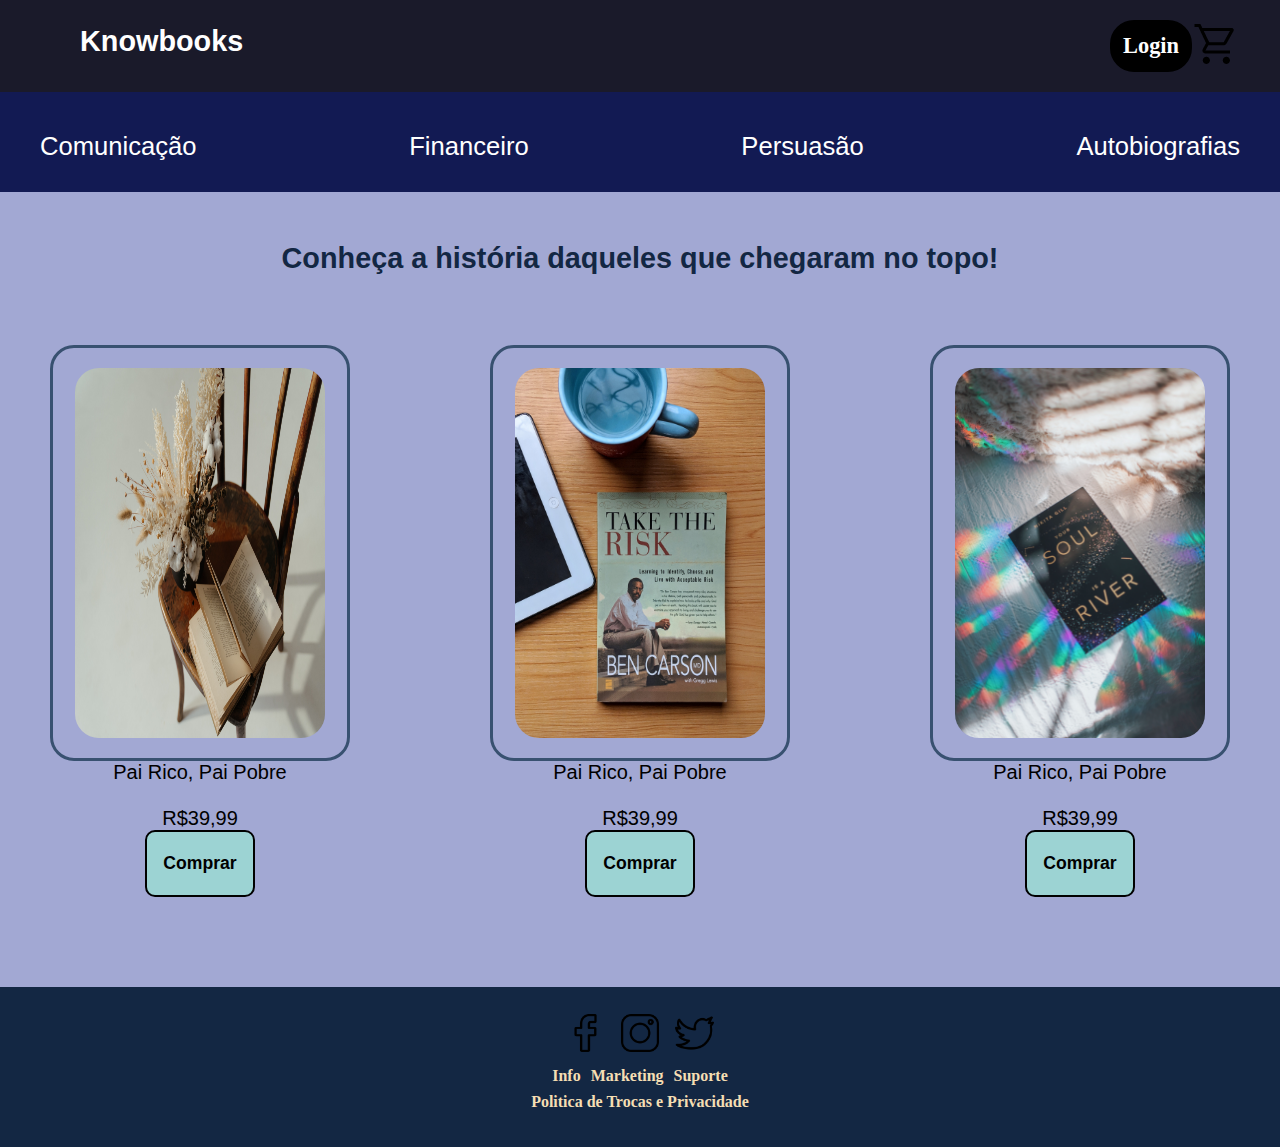
<file: auto.html>
<!DOCTYPE html>
<html lang="pt-br">
<head>
    <meta charset="UTF-8">
    <meta name="viewport" content="width=device-width, initial-scale=1.0">
    <link rel="stylesheet" href="./assets/css/index.css">
    <title>Comunicação e Oratória</title>
</head>
<body>
    <header>

        <ul>
            <li class="inicio"><a href="index.html">Knowbooks</a></li>
            <div class="nav">
                <li class="login"><a href="login.html">Login</a></li>
                <img src="./assets/img/shopping_cart_FILL0_wght400_GRAD0_opsz48.png" alt="">
            </div>
        </ul>

        <ul class="menu">
            <li><a href="./comunicacao.html">Comunicação</a></li>
            <li><a href="./financeiro.html">Financeiro</a></li>
            <li><a href="./persuasao.html">Persuasão</a></li>
            <li><a href="./auto.html">Autobiografias</a></li>
        </ul>
    
</header>
<main>
    <h2>Conheça a história daqueles que chegaram no topo!</h2>


    <div class="livros">

        <div class="conteudo">
     <div class="livro1">
        <img class="produto1" src="./assets/img/livros/pexels-cottonbro-studio-4273468.jpg" alt="">
    </div>
    <p class="nome">Pai Rico, Pai Pobre </p>
    <br>
    <p>R$39,99</p>
    <button class="comprar">Comprar</button>
</div>


    <div class="conteudo">
    <div class="livro2">
        <img class="produto1" src="./assets/img/livros/pexels-oladimeji-ajegbile-2386687.jpg" alt="">
    </div>
    <p class="nome">Pai Rico, Pai Pobre </p>
    <br>
    <p>R$39,99</p>
    <button class="comprar">Comprar</button>
</div>


    <div class="conteudo">
    <div class="livro3">
        <img class="produto1" src="./assets/img/livros/pexels-thought-catalog-904620.jpg" alt="">
    </div>
    <p class="nome">Pai Rico, Pai Pobre </p>
    <br>
    <p>R$39,99</p>
    <button class="comprar">Comprar</button>
</div>
     </div>

    


</main>
<br><br><br><br>
<footer>
    <div class="icones">
        <img src="./assets/img/footers/facebook.png" alt="">
        <img src="./assets/img/footers/instagram.png" alt="">
        <img src="./assets/img/footers/twitter.png" alt="">
    </div>
    <br>
    <div class="texto_footer">
        <p class="info">Info</p> 
        <p class="marke">Marketing</p>
        <p class="suporte">Suporte  </p>
    </div>
    <br><br>
    <div class="politicas">
        <p>Politica de Trocas e Privacidade</p>
    </div>


</footer>

</body>
</html>
</file>
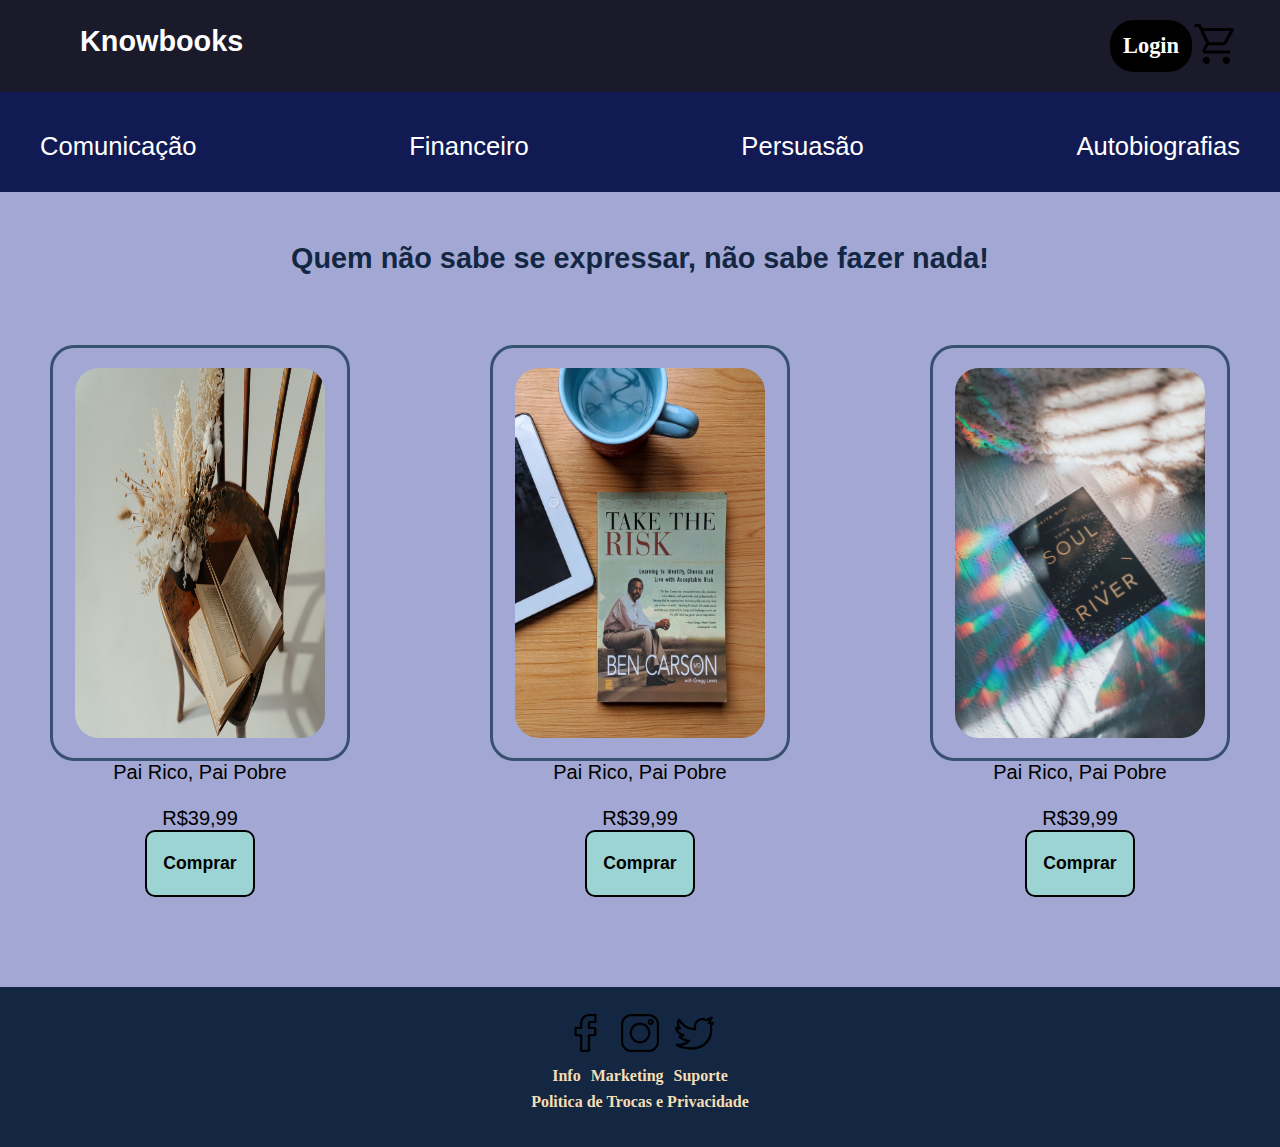
<file: comunicacao.html>
<!DOCTYPE html>
<html lang="pt-br">
<head>
    <meta charset="UTF-8">
    <meta name="viewport" content="width=device-width, initial-scale=1.0">
    <link rel="stylesheet" href="./assets/css/index.css">
    <title>Comunicação e Oratória</title>
</head>
<body>
    <header>

        <ul>
            <li class="inicio"><a href="index.html">Knowbooks</a></li>
            <div class="nav">
                <li class="login"><a href="login.html">Login</a></li>
                <img src="./assets/img/shopping_cart_FILL0_wght400_GRAD0_opsz48.png" alt="">
            </div>
        </ul>

        <ul class="menu">
            <li><a href="./comunicacao.html">Comunicação</a></li>
            <li><a href="./financeiro.html">Financeiro</a></li>
            <li><a href="./persuasao.html">Persuasão</a></li>
            <li><a href="./auto.html">Autobiografias</a></li>
        </ul>
    
</header>
<main>
    <h2>Quem não sabe se expressar, não sabe fazer nada!</h2>


    <div class="livros">

        <div class="conteudo">
     <div class="livro1">
        <img class="produto1" src="./assets/img/livros/pexels-cottonbro-studio-4273468.jpg" alt="">
    </div>
    <p class="nome">Pai Rico, Pai Pobre </p>
    <br>
    <p>R$39,99</p>
    <button class="comprar">Comprar</button>
</div>


    <div class="conteudo">
    <div class="livro2">
        <img class="produto1" src="./assets/img/livros/pexels-oladimeji-ajegbile-2386687.jpg" alt="">
    </div>
    <p class="nome">Pai Rico, Pai Pobre </p>
    <br>
    <p>R$39,99</p>
    <button class="comprar">Comprar</button>
</div>


    <div class="conteudo">
    <div class="livro3">
        <img class="produto1" src="./assets/img/livros/pexels-thought-catalog-904620.jpg" alt="">
    </div>
    <p class="nome">Pai Rico, Pai Pobre </p>
    <br>
    <p>R$39,99</p>
    <button class="comprar">Comprar</button>
</div>
     </div>

    


</main>
<br><br><br><br>
<footer>
    <div class="icones">
        <img src="./assets/img/footers/facebook.png" alt="">
        <img src="./assets/img/footers/instagram.png" alt="">
        <img src="./assets/img/footers/twitter.png" alt="">
    </div>
    <br>
    <div class="texto_footer">
        <p class="info">Info</p> 
        <p class="marke">Marketing</p>
        <p class="suporte">Suporte  </p>
    </div>
    <br><br>
    <div class="politicas">
        <p>Politica de Trocas e Privacidade</p>
    </div>


</footer>

</body>
</html>
</file>
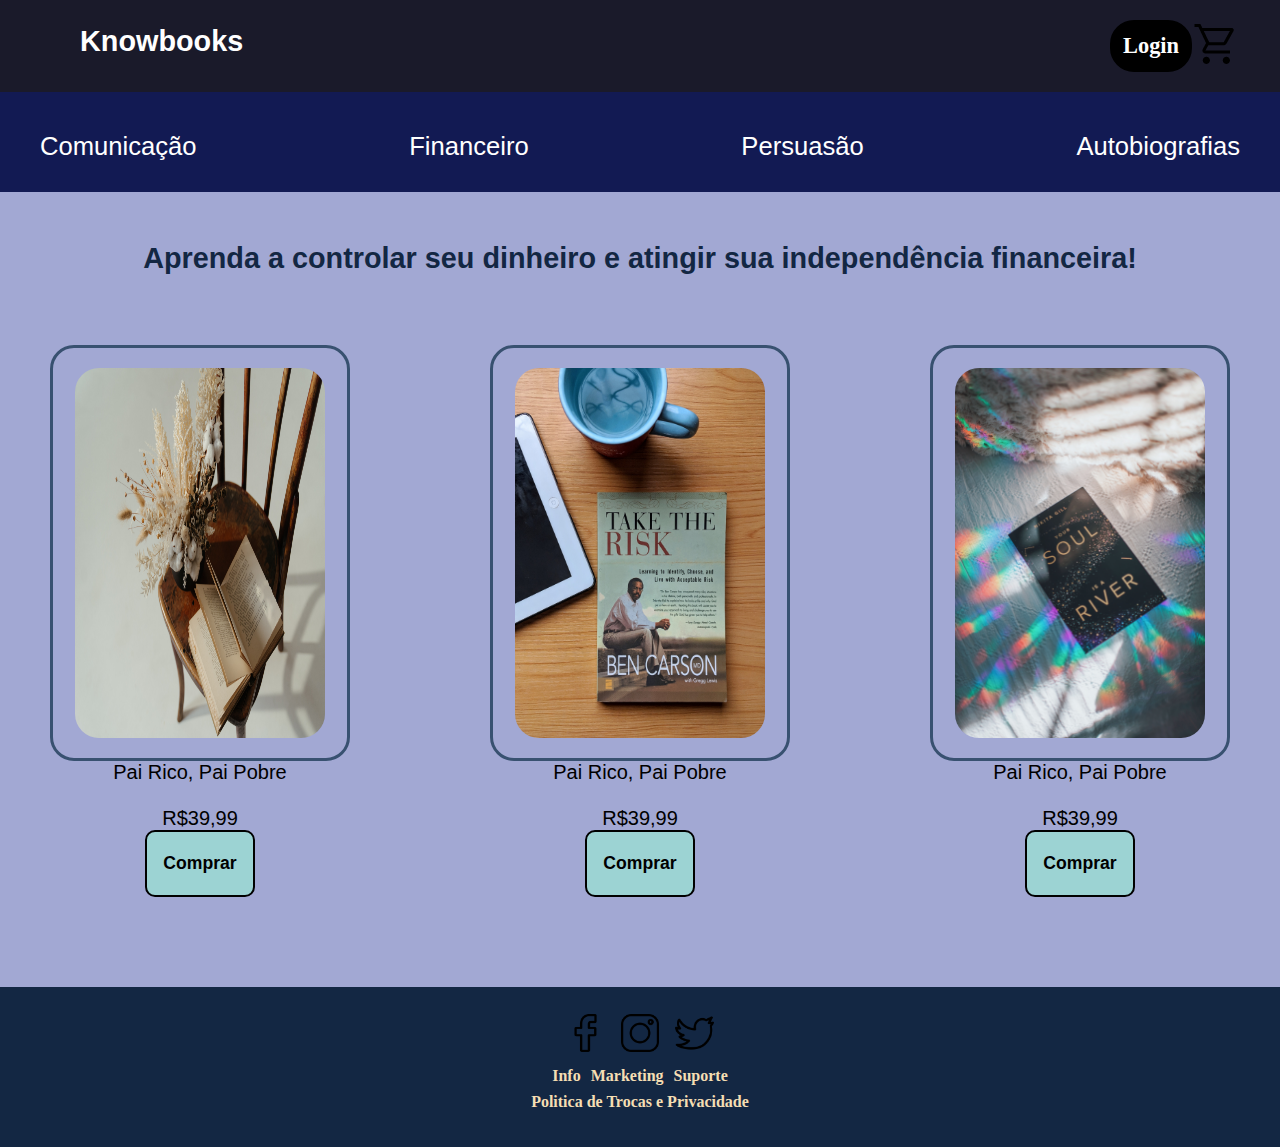
<file: financeiro.html>
<!DOCTYPE html>
<html lang="pt-br">
<head>
    <meta charset="UTF-8">
    <meta name="viewport" content="width=device-width, initial-scale=1.0">
    <link rel="stylesheet" href="./assets/css/index.css">
    <title>Comunicação e Oratória</title>
</head>
<body>
    <header>

        <ul>
            <li class="inicio"><a href="index.html">Knowbooks</a></li>
            <div class="nav">
                <li class="login"><a href="login.html">Login</a></li>
                <img src="./assets/img/shopping_cart_FILL0_wght400_GRAD0_opsz48.png" alt="">
            </div>
        </ul>

        <ul class="menu">
            <li><a href="./comunicacao.html">Comunicação</a></li>
            <li><a href="./financeiro.html">Financeiro</a></li>
            <li><a href="./persuasao.html">Persuasão</a></li>
            <li><a href="./auto.html">Autobiografias</a></li>
        </ul>
    
</header>
<main>
    <h2>Aprenda a controlar seu dinheiro e atingir sua independência financeira!</h2>


    <div class="livros">

        <div class="conteudo">
     <div class="livro1">
        <img class="produto1" src="./assets/img/livros/pexels-cottonbro-studio-4273468.jpg" alt="">
    </div>
    <p class="nome">Pai Rico, Pai Pobre </p>
    <br>
    <p>R$39,99</p>
    <button class="comprar">Comprar</button>
</div>


    <div class="conteudo">
    <div class="livro2">
        <img class="produto1" src="./assets/img/livros/pexels-oladimeji-ajegbile-2386687.jpg" alt="">
    </div>
    <p class="nome">Pai Rico, Pai Pobre </p>
    <br>
    <p>R$39,99</p>
    <button class="comprar">Comprar</button>
</div>


    <div class="conteudo">
    <div class="livro3">
        <img class="produto1" src="./assets/img/livros/pexels-thought-catalog-904620.jpg" alt="">
    </div>
    <p class="nome">Pai Rico, Pai Pobre </p>
    <br>
    <p>R$39,99</p>
    <button class="comprar">Comprar</button>
</div>
     </div>

    


</main>
<br><br><br><br>
<footer>
    <div class="icones">
        <img src="./assets/img/footers/facebook.png" alt="">
        <img src="./assets/img/footers/instagram.png" alt="">
        <img src="./assets/img/footers/twitter.png" alt="">
    </div>
    <br>
    <div class="texto_footer">
        <p class="info">Info</p> 
        <p class="marke">Marketing</p>
        <p class="suporte">Suporte  </p>
    </div>
    <br><br>
    <div class="politicas">
        <p>Politica de Trocas e Privacidade</p>
    </div>


</footer>

</body>
</html>
</file>
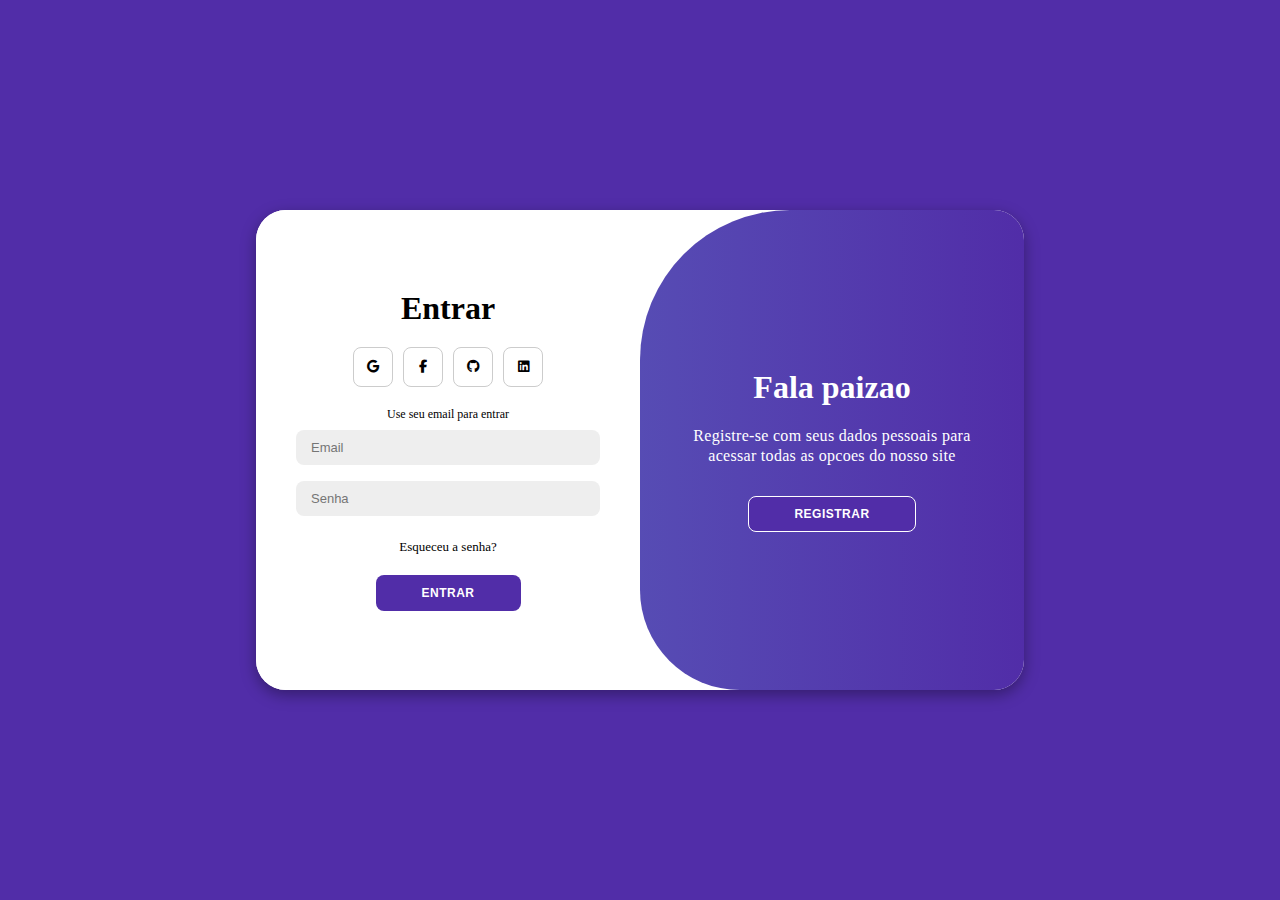
<file: login.html>
<!DOCTYPE html>
<html lang="pt=br">
<head>
    <meta charset="UTF-8">
    <meta name="viewport" content="width=device-width, initial-scale=1.0">
    <link rel="stylesheet" href="assets/css/login.css">
    <script src="assets/js/login.js" defer></script>
    <link rel="stylesheet" href="https://cdnjs.cloudflare.com/ajax/libs/font-awesome/6.4.2/css/all.min.css">
    <title>Bem vindo!</title>
</head>
<body>

        <div class="container" id="container">
            <div class="form_container sign-up">
                <form>
                    <h1>Criar Conta</h1>
                    <div class="icones_midias">
                        <a href="#" class="icone"><i class="fa-brands fa-google"></i></a>
                        <a href="#" class="icone"><i class="fa-brands fa-facebook-f"></i></a>
                        <a href="#" class="icone"><i class="fa-brands fa-github"></i></a>
                        <a href="#" class="icone"><i class="fa-brands fa-linkedin"></i></a>
                    </div>
                    <span>Use seu email para se registrar</span>
                    <input type="text" placeholder="Nome">
                    <input type="email" placeholder="Email">
                    <input type="password" placeholder="Senha">
                    <button>Registar</button>
                </form>
            </div>

            <div class="form_container sign-in">
                <form>
                    <h1>Entrar</h1>
                    <div class="icones_midias">
                        <a href="#" class="icone"><i class="fa-brands fa-google"></i></a>
                        <a href="#" class="icone"><i class="fa-brands fa-facebook-f"></i></a>
                        <a href="#" class="icone"><i class="fa-brands fa-github"></i></a>
                        <a href="#" class="icone"><i class="fa-brands fa-linkedin"></i></a>
                    </div>
                    <span>Use seu email para entrar</span>
                    <input type="email" placeholder="Email">
                    <input type="password" placeholder="Senha">
                    <a href="#">Esqueceu a senha?</a>
                    <button>Entrar</button>
                </form>
            </div>
            <div class="toggle-container">
                <div class="toggle">

                    <div class="toggle-panel toggle-left">
                        <h1>Bem vindo de volta!</h1>
                        <p>Coloque seus dados pessoais para acessar todas as opcoes do nosso site</p>
                    <button class="hidden" id="login">Entrar</button>
                    </div>

                    <div class="toggle-panel toggle-right">
                        <h1>Fala paizao</h1>
                        <p>Registre-se com seus dados pessoais para acessar todas as opcoes do nosso site</p>
                    <button class="hidden" id="register">Registrar</button>
                    </div>

                </div>
            </div>
        </div>
    
</body>
</html>
</file>
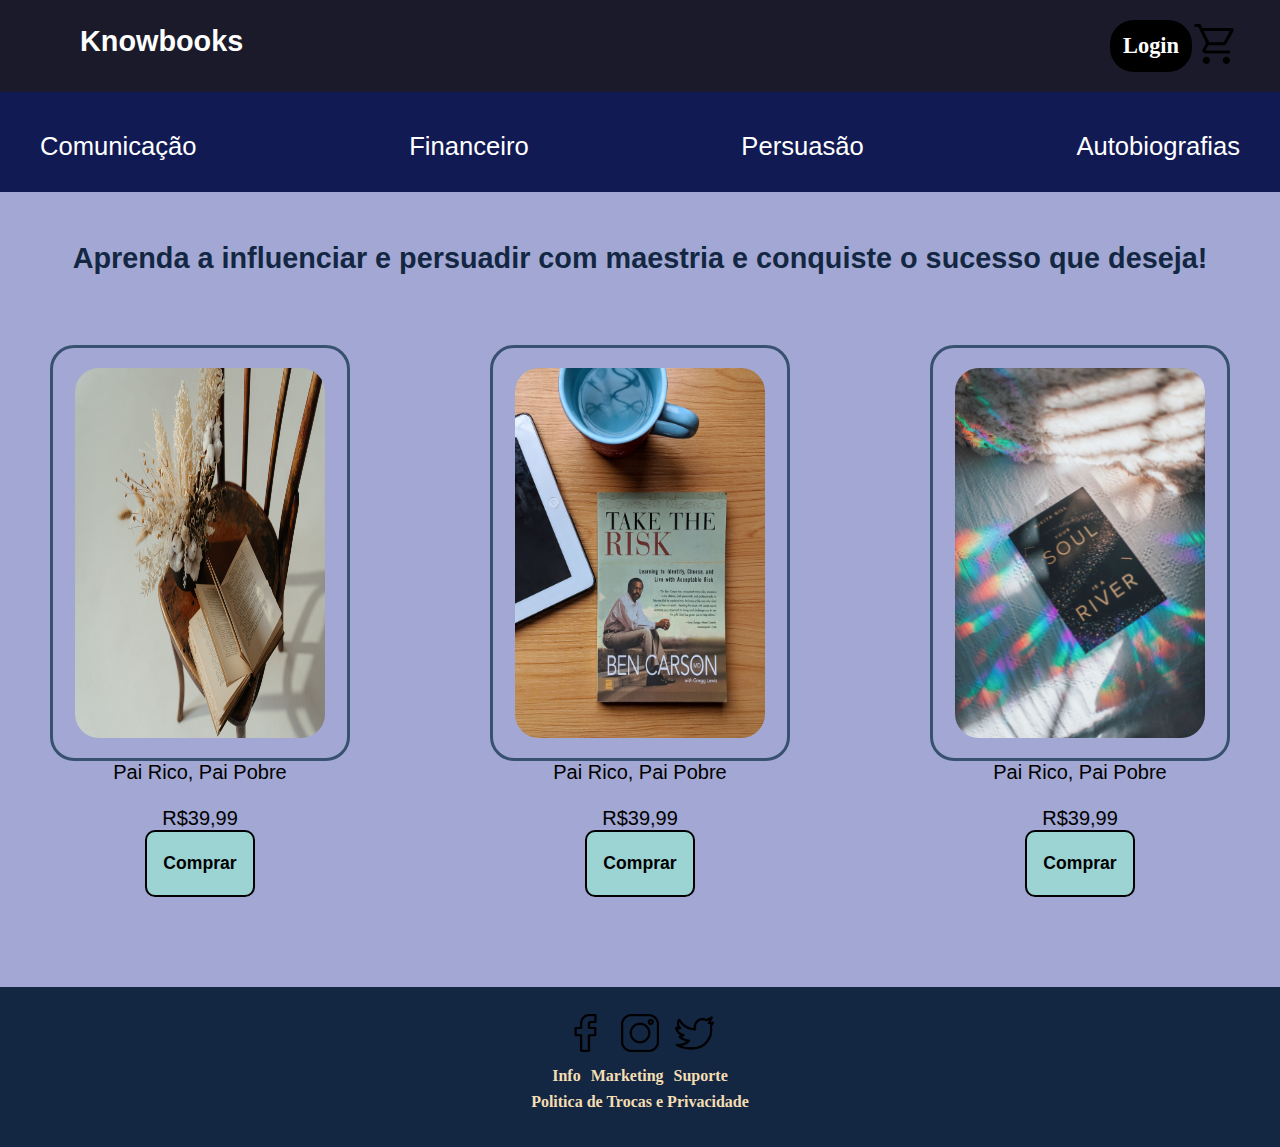
<file: persuasao.html>
<!DOCTYPE html>
<html lang="pt-br">
<head>
    <meta charset="UTF-8">
    <meta name="viewport" content="width=device-width, initial-scale=1.0">
    <link rel="stylesheet" href="./assets/css/index.css">
    <title>Comunicação e Oratória</title>
</head>
<body>
    <header>

        <ul>
            <li class="inicio"><a href="index.html">Knowbooks</a></li>
            <div class="nav">
                <li class="login"><a href="login.html">Login</a></li>
                <img src="./assets/img/shopping_cart_FILL0_wght400_GRAD0_opsz48.png" alt="">
            </div>
        </ul>

        <ul class="menu">
            <li><a href="./comunicacao.html">Comunicação</a></li>
            <li><a href="./financeiro.html">Financeiro</a></li>
            <li><a href="./persuasao.html">Persuasão</a></li>
            <li><a href="./auto.html">Autobiografias</a></li>
        </ul>
    
</header>
<main>
    <h2>Aprenda a influenciar e persuadir com maestria e conquiste o sucesso que deseja!</h2>


    <div class="livros">

        <div class="conteudo">
     <div class="livro1">
        <img class="produto1" src="./assets/img/livros/pexels-cottonbro-studio-4273468.jpg" alt="">
    </div>
    <p class="nome">Pai Rico, Pai Pobre </p>
    <br>
    <p>R$39,99</p>
    <button class="comprar">Comprar</button>
</div>


    <div class="conteudo">
    <div class="livro2">
        <img class="produto1" src="./assets/img/livros/pexels-oladimeji-ajegbile-2386687.jpg" alt="">
    </div>
    <p class="nome">Pai Rico, Pai Pobre </p>
    <br>
    <p>R$39,99</p>
    <button class="comprar">Comprar</button>
</div>


    <div class="conteudo">
    <div class="livro3">
        <img class="produto1" src="./assets/img/livros/pexels-thought-catalog-904620.jpg" alt="">
    </div>
    <p class="nome">Pai Rico, Pai Pobre </p>
    <br>
    <p>R$39,99</p>
    <button class="comprar">Comprar</button>
</div>
     </div>

    


</main>
<br><br><br><br>
<footer>
    <div class="icones">
        <img src="./assets/img/footers/facebook.png" alt="">
        <img src="./assets/img/footers/instagram.png" alt="">
        <img src="./assets/img/footers/twitter.png" alt="">
    </div>
    <br>
    <div class="texto_footer">
        <p class="info">Info</p> 
        <p class="marke">Marketing</p>
        <p class="suporte">Suporte  </p>
    </div>
    <br><br>
    <div class="politicas">
        <p>Politica de Trocas e Privacidade</p>
    </div>


</footer>

</body>
</html>
</file>
<file: assets/css/index.css>
*{
    margin: 0;
    padding: 0;
    box-sizing: border-box;     
}

body{
    background-color: #a2a8d3;
}

header{
    background-color: #1A1A2A;
}

ul{
    width: 100%;
    height: 60px;
    list-style: none;
}

li {
    float: left;
}

li a{
    text-decoration: none;
    color: white;
}

.inicio{
    padding: 20px;
    padding-left: 80px;
    padding-top: 25px;
    font-size: 1.8rem;
    font-family: -apple-system, BlinkMacSystemFont, 'Segoe UI', Roboto, Oxygen, Ubuntu, Cantarell, 'Open Sans', 'Helvetica Neue', sans-serif;
    font-weight: bold;
}

.nav{
    float: right;
    padding: 20px;
    padding-right: 40px;
}

.login{
    display: flex;
    justify-content: right;
    padding-right: 10px;
    padding: 10px;
    background-color: black;
    border: 3px solid black;
    border-radius: 24px;
    font-size: 1.4rem;
    font-weight: bold;
}

/*banner*/
.banner{
    border: 3px solid rgb(0, 0, 0);
    border-radius: 24px;
    padding: 20px;
    margin: 20px;
    align-items:center;
}

.banner img{
    width: 100%;
    height: 350px;
   border-radius: 40px;
}

/*menu*/

.menu{
    display: flex;
    flex-direction: row;
    justify-content: space-between;
    background-color: #121a53;
    list-style: none;
    padding: 40px;
    font-size: 1.6rem;
    font-family: 'Franklin Gothic Medium', 'Arial Narrow', Arial, sans-serif;
    color: #05131f;
    padding-bottom: 60px;
}
.menu li a{
    text-decoration: none;
    list-style-type: none;
}


/* css main */
h2{
    color: #132743;
    text-align:  center;
    font-size: 1.8rem;
    font-family: 'Lucida Sans', 'Lucida Sans Regular', 'Lucida Grande', 'Lucida Sans Unicode', Geneva, Verdana, sans-serif;
    padding: 20px;
    padding-top: 50px;
}


.livros{
    display: flex;
    flex-direction: row;
    justify-content: space-between;
    padding: 50px;
    
}
.livros img{
    width: 250px;
    height: 100%;
    border-radius: 24px;
}



.livro1, .livro2, .livro3 {
border: 3px #385170 solid;
border-radius: 24px;
padding: 20px;
width: 300px;
height: 80%;
}

.conteudo{
    font-size: 20px;
   font-family: 'Segoe UI', Tahoma, Geneva, Verdana, sans-serif;
    text-align: center;
}

.produto1:hover{
    transform: scale(1.1);
    transition: 0.5;
    cursor: pointer;
} 

.comprar{
    width: 110px;
    height: 13%;
    font-size: 1.1rem;
    font-family: 'Segoe UI', Tahoma, Geneva, Verdana, sans-serif;
    background-color: #9cd3d3;
    border-radius: 10px;  
    border: 2px solid black;
    font-weight: bold;  
}

.comprar:hover{
    transform: scale(1.2);
    cursor: pointer;
    transition: 0.5s;
}


/* css footer*/

footer{
    background-color: #132743;
    height: 160px;
    color: wheat;
    
}

.icones{
    display: flex;
    justify-content: center;
    align-items: center;
   
}

.icones img{
    width: 3%;
    height: 2%;
    margin: 1.7rem 0.5rem;
}

.texto_footer{
    display: flex;  
    flex-direction: row;
    justify-content: center;
    margin:-35px;
}

.info, .marke, .suporte{
    padding: 5px;
    font-weight: bold;
}

.politicas{
    display: flex;
    flex-direction: row;
    justify-content: center;
   padding: 2px;
    font-weight: bold;
}
</file>
<file: assets/css/login.css>
@import url('https://fonts.googleapis.com/css2?family=Montserrat:wght@300;400;500;600;700&display=swap');

    *{
    margin: 0;
    padding: 0;
    box-sizing: border-box;
    font-family: 'Montserrat' sans-serif;
    }

    body{
        background-color:#512da8;
        display: flex;
        align-items: center;
        justify-content: center;
        flex-direction: column;
        height: 100vh;
    }

    .container{
        background-color: white;
        border-radius: 30px;
        box-shadow: 0 5px 15px rgba(0, 0, 0, 0.35);
        position: relative;
        overflow: hidden;
        width: 768px;
        max-width: 100%;
        min-height: 480px ;
    }

    .container p{
        font-size: 1rem;
        line-height: 20px;
        letter-spacing: 0.3px;
        margin: 20px 0 ;
    }

    .container span{
        font-size: 12px;
    }

    .container a{
        color: #000000;
        font-size: 13px;
        text-decoration: none;
        margin: 15px 0 10px;
    }

    .container button{
        background-color: #512da8;
        color: white;
        font-size: 12px;
        padding: 10px 45px;
        border: 1px solid transparent;
        border-radius: 8px;
        font-weight: bold;
        letter-spacing: 0.5px;
        text-transform: uppercase;
        margin-top: 10px;
        cursor: pointer;
    }

    .container button.hidden{
        background-attachment: transparent;
        border-color: white;
    }

    .container form{
        background-color: white;
        display: flex;
        align-items: center;
        justify-content: center;
        flex-direction: column;
        padding: 0 40px;
        height: 100%;
    }

    .container input{
        background-color: #eee;
        border: none;
        margin: 8px 0;
        padding: 10px 15px;
        font-size: 13px;
        border-radius: 8px;
        width: 100%;
        outline: none;
    }

    .form_container{
        position: absolute;
        top: 0;
        height: 100%;
        transition: all 0.6s ease-in-out;
    }

    .sign-in{
        left: 0;
        width: 50%;
        z-index:2 ;
    }

    .container.active .sign-in{
        transform: translateX(100%);
    }

    .sign-up{
        left: 0;
        width: 50%;
        opacity: 0;
        z-index: 1;
    }

    .container.active .sign-up{
        transform: translateX(100%);
        opacity: 1;
        z-index: 5;
        animation: move 0.6s;
    }

    @keyframes move{
        0%, 49.99%{
            opacity: 0;
            z-index: 1;
        }
        50%, 100%{
            opacity: 1;
            z-index: 5;
        }
    }

    .icones_midias{
        margin: 20px 0;
    }

    .icones_midias a{
        border: 1px solid #ccc;
        border-radius: 20%;
        display: inline-flex;
        justify-content: center;
        align-items: center;
        margin: 0 3px;
        width: 40px;
        height: 40px;
    }

    .toggle-container{
        position: absolute;
        top: 0;
        left: 50%;
        width: 50%;
        height: 100%;
        overflow: hidden;
        transition: all 0.6s ease-in-out;
        border-radius: 150px 0 0 100px;
        z-index: 1000;
    }
    .container.active .toggle-container{
        transform: translateX(-100%) ;
        border-radius: 150px 0 0 100px;
    }

    .toggle{
        background-color: #512da8;
        height: 100%;
        background: linear-gradient(to right, #5c6bc0, #512da8);
        color: #fff;
        position: relative;
        left: -100%;
        height: 100%;
        width: 200%;
        transform: translateX(0);
        transition: all 0.6s ease-in-out;
    }

    .container.active .toggle{
        transform: translateX(50%);  
    }
    .toggle-panel{
        position: absolute;
        width: 50%;
        height: 100%;
        display: flex;
        align-items: center;
        justify-content: center;
        flex-direction: column;
        padding: 0 30px;
        text-align: center;
        top: 0;
        transform: translateX(0);
        transition: all 0.6s ease-in-out;
    }

    .toggle-left{
        transform: translateX(-200%);
        }
        
    .container.active .toggle-left{
        transform: translateX(0);
    }

    .toggle-right{
        right: 0;
        transform: translateX(0);
    }

    .container.active .toggle-right{
        transform: translateX(200);
    }
</file>
